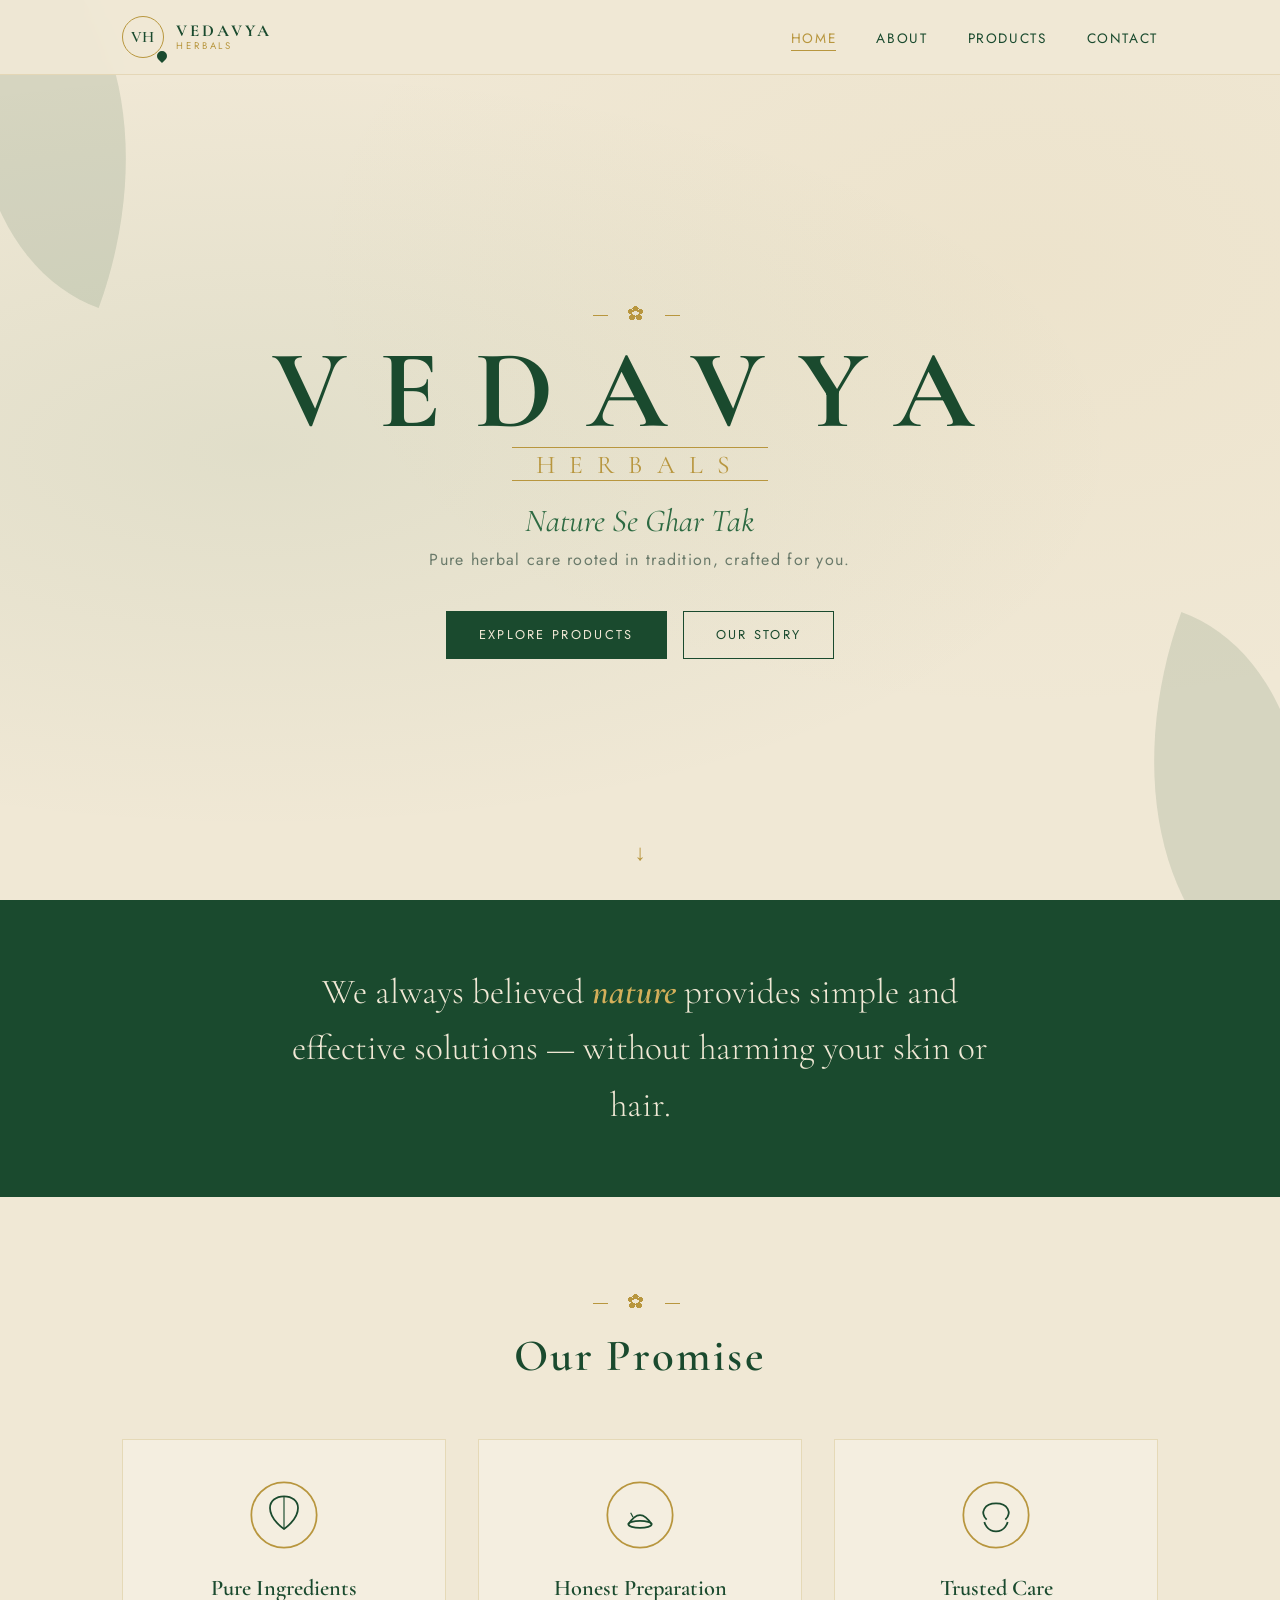
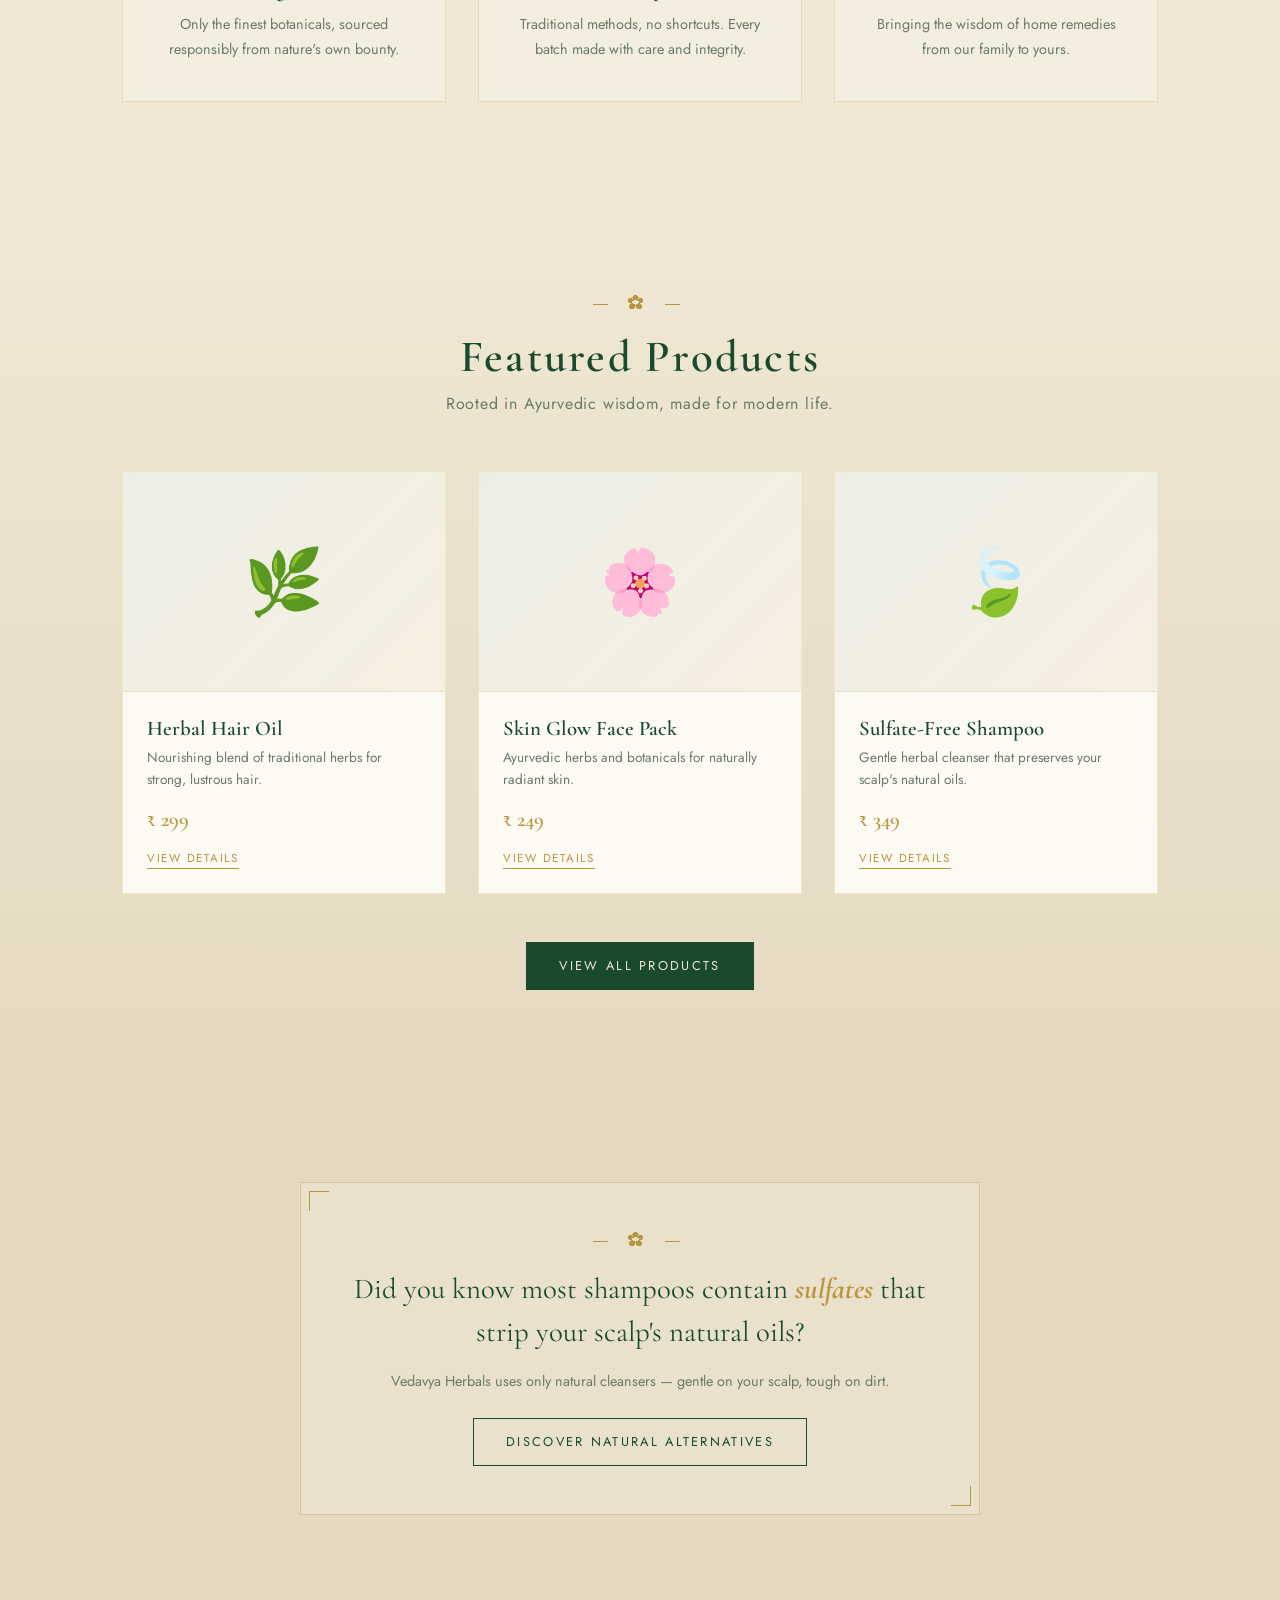
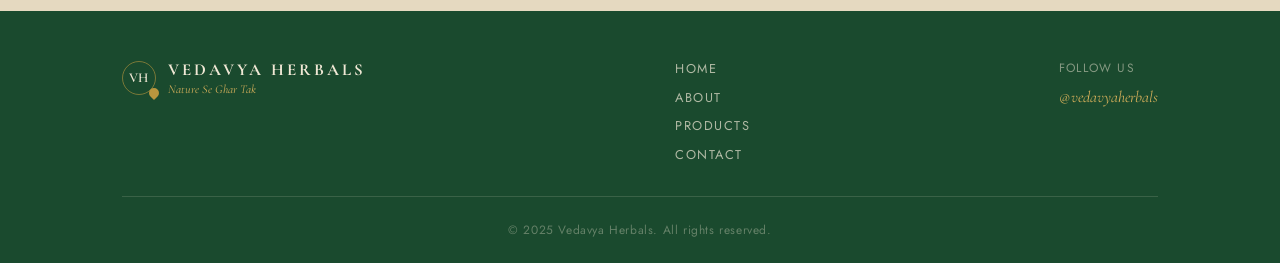
<file: index.html>
<!DOCTYPE html>
<html lang="en">
<head>
  <meta charset="UTF-8" />
  <meta name="viewport" content="width=device-width, initial-scale=1.0"/>
  <title>Vedavya Herbals — Nature Se Ghar Tak</title>
  <link rel="stylesheet" href="css/style.css" />
  <link href="https://fonts.googleapis.com/css2?family=Cormorant+Garamond:ital,wght@0,300;0,400;0,600;0,700;1,400;1,600&family=Jost:wght@300;400;500&display=swap" rel="stylesheet"/>
</head>
<body>

  <!-- NAV -->
  <nav class="nav" id="navbar">
    <div class="nav-inner">
      <a href="index.html" class="nav-logo">
        <div class="logo-mark">VH</div>
        <div class="logo-text">
          <span class="logo-brand">VEDAVYA</span>
          <span class="logo-sub">HERBALS</span>
        </div>
      </a>
      <ul class="nav-links">
        <li><a href="index.html" class="active">Home</a></li>
        <li><a href="pages/about.html">About</a></li>
        <li><a href="pages/products.html">Products</a></li>
        <li><a href="pages/contact.html">Contact</a></li>
      </ul>
      <button class="hamburger" id="hamburger" aria-label="Menu">
        <span></span><span></span><span></span>
      </button>
    </div>
    <div class="mobile-menu" id="mobileMenu">
      <a href="index.html">Home</a>
      <a href="pages/about.html">About</a>
      <a href="pages/products.html">Products</a>
      <a href="pages/contact.html">Contact</a>
    </div>
  </nav>

  <!-- HERO -->
  <section class="hero">
    <div class="hero-bg"></div>
    <div class="leaf leaf-tl"></div>
    <div class="leaf leaf-br"></div>
    <div class="hero-content">
      <div class="ornament">⸻ ✿ ⸻</div>
      <h1 class="hero-title">
        <span class="line1">VEDAVYA</span>
        <span class="line2">HERBALS</span>
      </h1>
      <p class="hero-tagline">Nature Se Ghar Tak</p>
      <p class="hero-sub">Pure herbal care rooted in tradition, crafted for you.</p>
      <div class="hero-cta">
        <a href="pages/products.html" class="btn-primary">Explore Products</a>
        <a href="pages/about.html" class="btn-ghost">Our Story</a>
      </div>
    </div>
    <div class="scroll-hint">↓</div>
  </section>

  <!-- BELIEF BANNER -->
  <section class="belief">
    <div class="container">
      <p class="belief-text">We always believed <em>nature</em> provides simple and effective solutions — without harming your skin or hair.</p>
    </div>
  </section>

  <!-- PILLARS -->
  <section class="pillars">
    <div class="container">
      <div class="section-header">
        <div class="ornament">⸻ ✿ ⸻</div>
        <h2>Our Promise</h2>
      </div>
      <div class="pillars-grid">
        <div class="pillar-card">
          <div class="pillar-icon">
            <svg viewBox="0 0 60 60" fill="none" xmlns="http://www.w3.org/2000/svg">
              <circle cx="30" cy="30" r="28" stroke="#B8963E" stroke-width="1.5"/>
              <path d="M30 42 C30 42 18 34 18 24 C18 18 23 14 30 14 C37 14 42 18 42 24 C42 34 30 42 30 42Z" stroke="#1a4a2e" stroke-width="1.5" fill="none"/>
              <line x1="30" y1="14" x2="30" y2="42" stroke="#1a4a2e" stroke-width="1"/>
            </svg>
          </div>
          <h3>Pure Ingredients</h3>
          <p>Only the finest botanicals, sourced responsibly from nature's own bounty.</p>
        </div>
        <div class="pillar-card">
          <div class="pillar-icon">
            <svg viewBox="0 0 60 60" fill="none" xmlns="http://www.w3.org/2000/svg">
              <circle cx="30" cy="30" r="28" stroke="#B8963E" stroke-width="1.5"/>
              <path d="M20 38 Q30 22 40 38" stroke="#1a4a2e" stroke-width="1.5" fill="none"/>
              <ellipse cx="30" cy="38" rx="10" ry="3" stroke="#1a4a2e" stroke-width="1.5" fill="none"/>
              <line x1="24" y1="32" x2="22" y2="28" stroke="#1a4a2e" stroke-width="1"/>
            </svg>
          </div>
          <h3>Honest Preparation</h3>
          <p>Traditional methods, no shortcuts. Every batch made with care and integrity.</p>
        </div>
        <div class="pillar-card">
          <div class="pillar-icon">
            <svg viewBox="0 0 60 60" fill="none" xmlns="http://www.w3.org/2000/svg">
              <circle cx="30" cy="30" r="28" stroke="#B8963E" stroke-width="1.5"/>
              <path d="M20 36 C20 36 22 44 30 44 C38 44 40 36 40 36" stroke="#1a4a2e" stroke-width="1.5" fill="none"/>
              <path d="M22 34 C16 28 20 20 30 20 C40 20 44 28 38 34" stroke="#1a4a2e" stroke-width="1.5" fill="none"/>
            </svg>
          </div>
          <h3>Trusted Care</h3>
          <p>Bringing the wisdom of home remedies from our family to yours.</p>
        </div>
      </div>
    </div>
  </section>

  <!-- FEATURED PRODUCTS -->
  <section class="featured">
    <div class="container">
      <div class="section-header">
        <div class="ornament">⸻ ✿ ⸻</div>
        <h2>Featured Products</h2>
        <p class="section-sub">Rooted in Ayurvedic wisdom, made for modern life.</p>
      </div>
      <div class="products-grid">
        <div class="product-card">
          <div class="product-img placeholder-img">
            <span>🌿</span>
          </div>
          <div class="product-info">
            <h4>Herbal Hair Oil</h4>
            <p>Nourishing blend of traditional herbs for strong, lustrous hair.</p>
            <span class="price">₹ 299</span>
            <a href="pages/products.html" class="btn-small">View Details</a>
          </div>
        </div>
        <div class="product-card">
          <div class="product-img placeholder-img">
            <span>🌸</span>
          </div>
          <div class="product-info">
            <h4>Skin Glow Face Pack</h4>
            <p>Ayurvedic herbs and botanicals for naturally radiant skin.</p>
            <span class="price">₹ 249</span>
            <a href="pages/products.html" class="btn-small">View Details</a>
          </div>
        </div>
        <div class="product-card">
          <div class="product-img placeholder-img">
            <span>🍃</span>
          </div>
          <div class="product-info">
            <h4>Sulfate-Free Shampoo</h4>
            <p>Gentle herbal cleanser that preserves your scalp's natural oils.</p>
            <span class="price">₹ 349</span>
            <a href="pages/products.html" class="btn-small">View Details</a>
          </div>
        </div>
      </div>
      <div class="center-cta">
        <a href="pages/products.html" class="btn-primary">View All Products</a>
      </div>
    </div>
  </section>

  <!-- DID YOU KNOW -->
  <section class="didyouknow">
    <div class="container">
      <div class="dyk-box">
        <div class="ornament">⸻ ✿ ⸻</div>
        <p class="dyk-text">Did you know most shampoos contain <em>sulfates</em> that strip your scalp's natural oils?</p>
        <p class="dyk-answer">Vedavya Herbals uses only natural cleansers — gentle on your scalp, tough on dirt.</p>
        <a href="pages/products.html" class="btn-ghost">Discover Natural Alternatives</a>
      </div>
    </div>
  </section>

  <!-- FOOTER -->
  <footer class="footer">
    <div class="container">
      <div class="footer-top">
        <div class="footer-brand">
          <div class="logo-mark small">VH</div>
          <div>
            <span class="logo-brand">VEDAVYA HERBALS</span>
            <span class="tagline-small">Nature Se Ghar Tak</span>
          </div>
        </div>
        <div class="footer-links">
          <a href="index.html">Home</a>
          <a href="pages/about.html">About</a>
          <a href="pages/products.html">Products</a>
          <a href="pages/contact.html">Contact</a>
        </div>
        <div class="footer-social">
          <p>Follow us</p>
          <a href="#" class="social-handle">@vedavyaherbals</a>
        </div>
      </div>
      <div class="footer-bottom">
        <p>© 2025 Vedavya Herbals. All rights reserved.</p>
      </div>
    </div>
  </footer>

  <script src="js/main.js"></script>
</body>
</html>
</file>
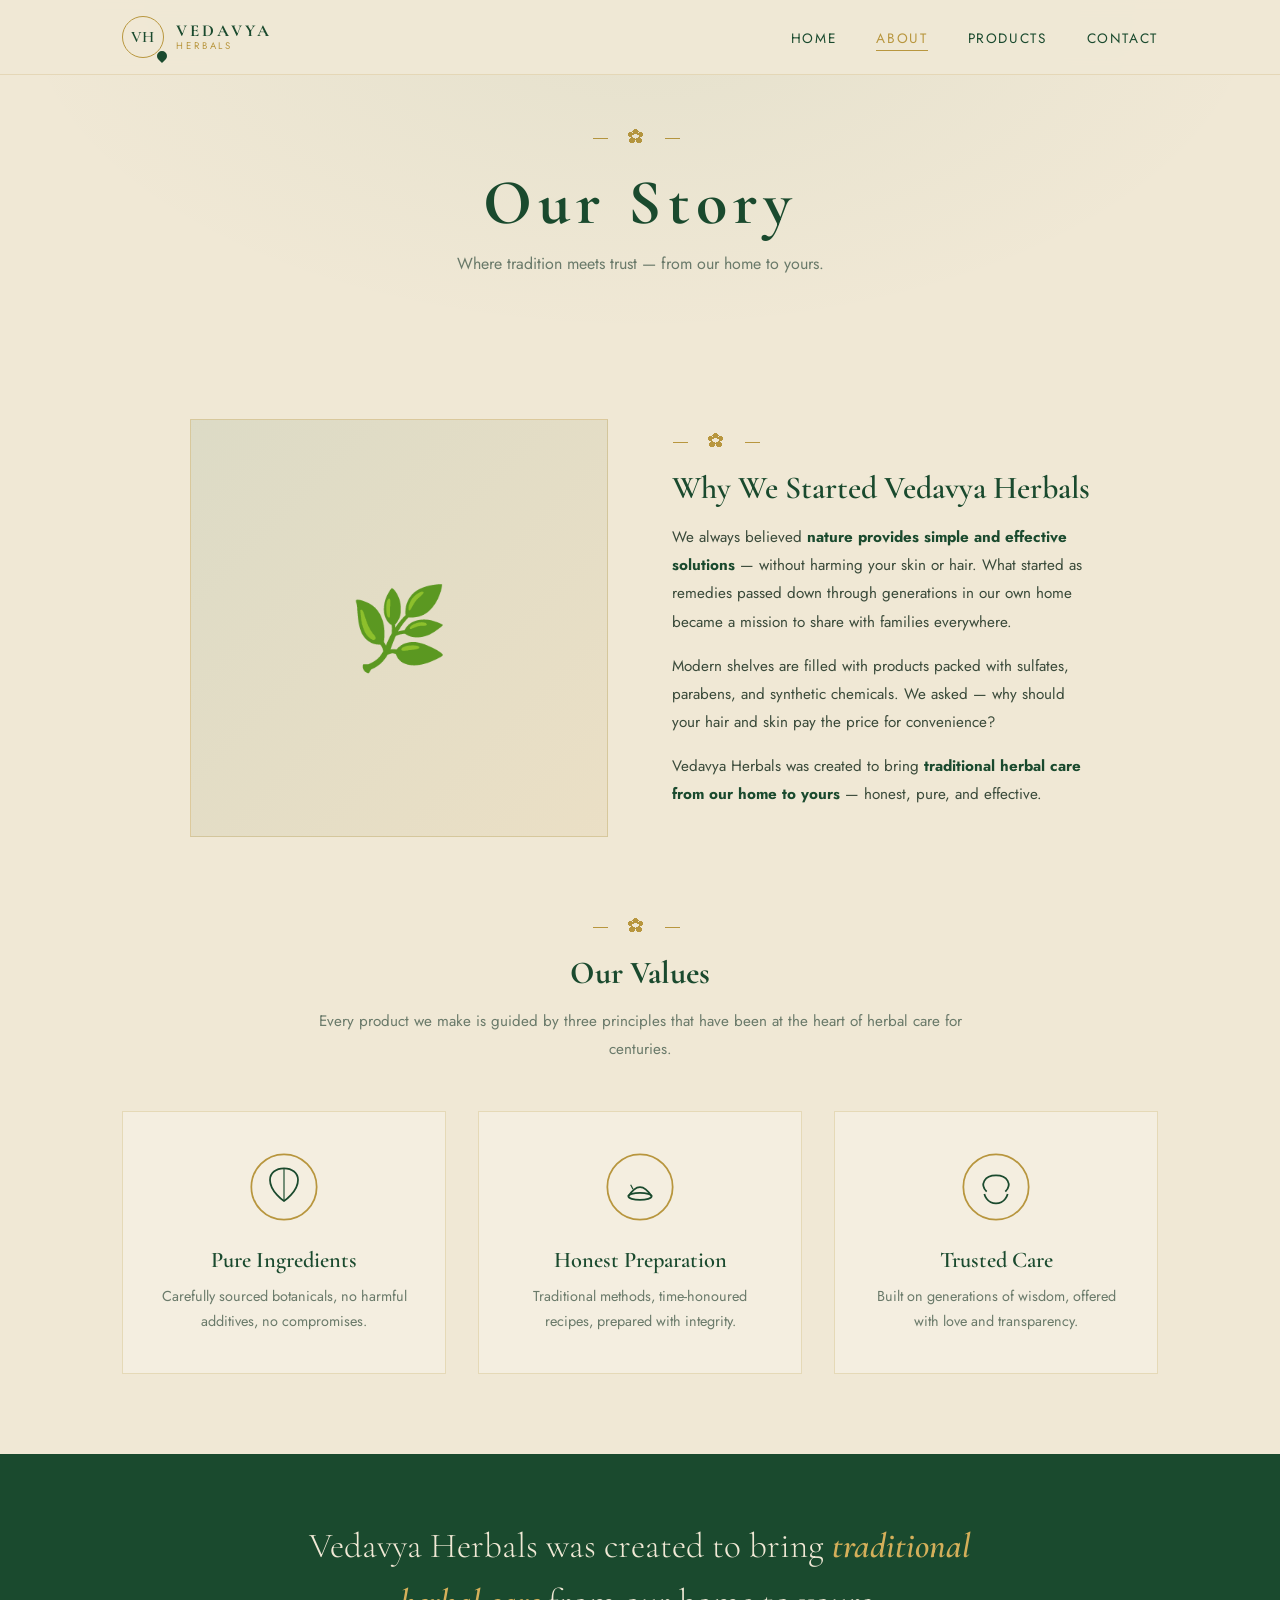
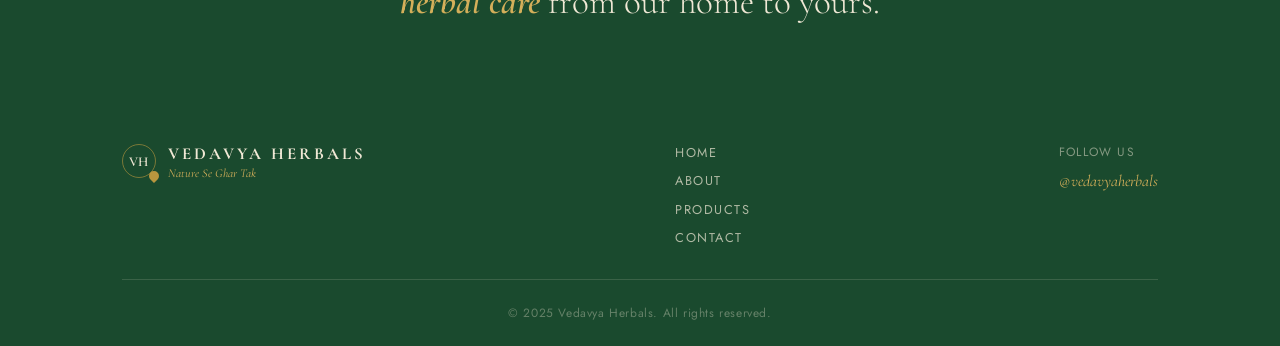
<file: pages/about.html>
<!DOCTYPE html>
<html lang="en">
<head>
  <meta charset="UTF-8"/>
  <meta name="viewport" content="width=device-width, initial-scale=1.0"/>
  <title>About — Vedavya Herbals</title>
  <link rel="stylesheet" href="../css/style.css"/>
  <link href="https://fonts.googleapis.com/css2?family=Cormorant+Garamond:ital,wght@0,300;0,400;0,600;0,700;1,400;1,600&family=Jost:wght@300;400;500&display=swap" rel="stylesheet"/>
</head>
<body>

  <nav class="nav" id="navbar">
    <div class="nav-inner">
      <a href="../index.html" class="nav-logo">
        <div class="logo-mark">VH</div>
        <div class="logo-text">
          <span class="logo-brand">VEDAVYA</span>
          <span class="logo-sub">HERBALS</span>
        </div>
      </a>
      <ul class="nav-links">
        <li><a href="../index.html">Home</a></li>
        <li><a href="about.html" class="active">About</a></li>
        <li><a href="products.html">Products</a></li>
        <li><a href="contact.html">Contact</a></li>
      </ul>
      <button class="hamburger" id="hamburger"><span></span><span></span><span></span></button>
    </div>
    <div class="mobile-menu" id="mobileMenu">
      <a href="../index.html">Home</a>
      <a href="about.html">About</a>
      <a href="products.html">Products</a>
      <a href="contact.html">Contact</a>
    </div>
  </nav>

  <section class="page-hero">
    <div class="ornament">⸻ ✿ ⸻</div>
    <h1>Our Story</h1>
    <p>Where tradition meets trust — from our home to yours.</p>
  </section>

  <section class="about-story">
    <div class="container">
      <div class="about-grid reveal">
        <div class="about-img-placeholder">🌿</div>
        <div class="about-text">
          <div class="ornament">⸻ ✿ ⸻</div>
          <h2>Why We Started Vedavya Herbals</h2>
          <p>We always believed <strong>nature provides simple and effective solutions</strong> — without harming your skin or hair. What started as remedies passed down through generations in our own home became a mission to share with families everywhere.</p>
          <p>Modern shelves are filled with products packed with sulfates, parabens, and synthetic chemicals. We asked — why should your hair and skin pay the price for convenience?</p>
          <p>Vedavya Herbals was created to bring <strong>traditional herbal care from our home to yours</strong> — honest, pure, and effective.</p>
        </div>
      </div>

      <div style="max-width:700px; margin: 5rem auto 0; text-align:center;" class="reveal">
        <div class="ornament">⸻ ✿ ⸻</div>
        <h2 style="font-family:var(--font-display); font-size:2rem; color:var(--green-deep); margin-bottom:1rem;">Our Values</h2>
        <p style="color:var(--text-light); font-size:0.95rem; line-height:1.8;">Every product we make is guided by three principles that have been at the heart of herbal care for centuries.</p>
      </div>

      <div class="pillars-grid reveal" style="margin-top: 3rem;">
        <div class="pillar-card">
          <div class="pillar-icon">
            <svg viewBox="0 0 60 60" fill="none" xmlns="http://www.w3.org/2000/svg">
              <circle cx="30" cy="30" r="28" stroke="#B8963E" stroke-width="1.5"/>
              <path d="M30 42 C30 42 18 34 18 24 C18 18 23 14 30 14 C37 14 42 18 42 24 C42 34 30 42 30 42Z" stroke="#1a4a2e" stroke-width="1.5" fill="none"/>
              <line x1="30" y1="14" x2="30" y2="42" stroke="#1a4a2e" stroke-width="1"/>
            </svg>
          </div>
          <h3>Pure Ingredients</h3>
          <p>Carefully sourced botanicals, no harmful additives, no compromises.</p>
        </div>
        <div class="pillar-card">
          <div class="pillar-icon">
            <svg viewBox="0 0 60 60" fill="none" xmlns="http://www.w3.org/2000/svg">
              <circle cx="30" cy="30" r="28" stroke="#B8963E" stroke-width="1.5"/>
              <path d="M20 38 Q30 22 40 38" stroke="#1a4a2e" stroke-width="1.5" fill="none"/>
              <ellipse cx="30" cy="38" rx="10" ry="3" stroke="#1a4a2e" stroke-width="1.5" fill="none"/>
              <line x1="24" y1="32" x2="22" y2="28" stroke="#1a4a2e" stroke-width="1"/>
            </svg>
          </div>
          <h3>Honest Preparation</h3>
          <p>Traditional methods, time-honoured recipes, prepared with integrity.</p>
        </div>
        <div class="pillar-card">
          <div class="pillar-icon">
            <svg viewBox="0 0 60 60" fill="none" xmlns="http://www.w3.org/2000/svg">
              <circle cx="30" cy="30" r="28" stroke="#B8963E" stroke-width="1.5"/>
              <path d="M20 36 C20 36 22 44 30 44 C38 44 40 36 40 36" stroke="#1a4a2e" stroke-width="1.5" fill="none"/>
              <path d="M22 34 C16 28 20 20 30 20 C40 20 44 28 38 34" stroke="#1a4a2e" stroke-width="1.5" fill="none"/>
            </svg>
          </div>
          <h3>Trusted Care</h3>
          <p>Built on generations of wisdom, offered with love and transparency.</p>
        </div>
      </div>
    </div>
  </section>

  <section class="belief">
    <div class="container">
      <p class="belief-text">Vedavya Herbals was created to bring <em>traditional herbal care</em> from our home to yours.</p>
    </div>
  </section>

  <footer class="footer">
    <div class="container">
      <div class="footer-top">
        <div class="footer-brand">
          <div class="logo-mark small">VH</div>
          <div>
            <span class="logo-brand">VEDAVYA HERBALS</span>
            <span class="tagline-small">Nature Se Ghar Tak</span>
          </div>
        </div>
        <div class="footer-links">
          <a href="../index.html">Home</a>
          <a href="about.html">About</a>
          <a href="products.html">Products</a>
          <a href="contact.html">Contact</a>
        </div>
        <div class="footer-social">
          <p>Follow us</p>
          <a href="#" class="social-handle">@vedavyaherbals</a>
        </div>
      </div>
      <div class="footer-bottom">
        <p>© 2025 Vedavya Herbals. All rights reserved.</p>
      </div>
    </div>
  </footer>

  <script src="../js/main.js"></script>
</body>
</html>
</file>
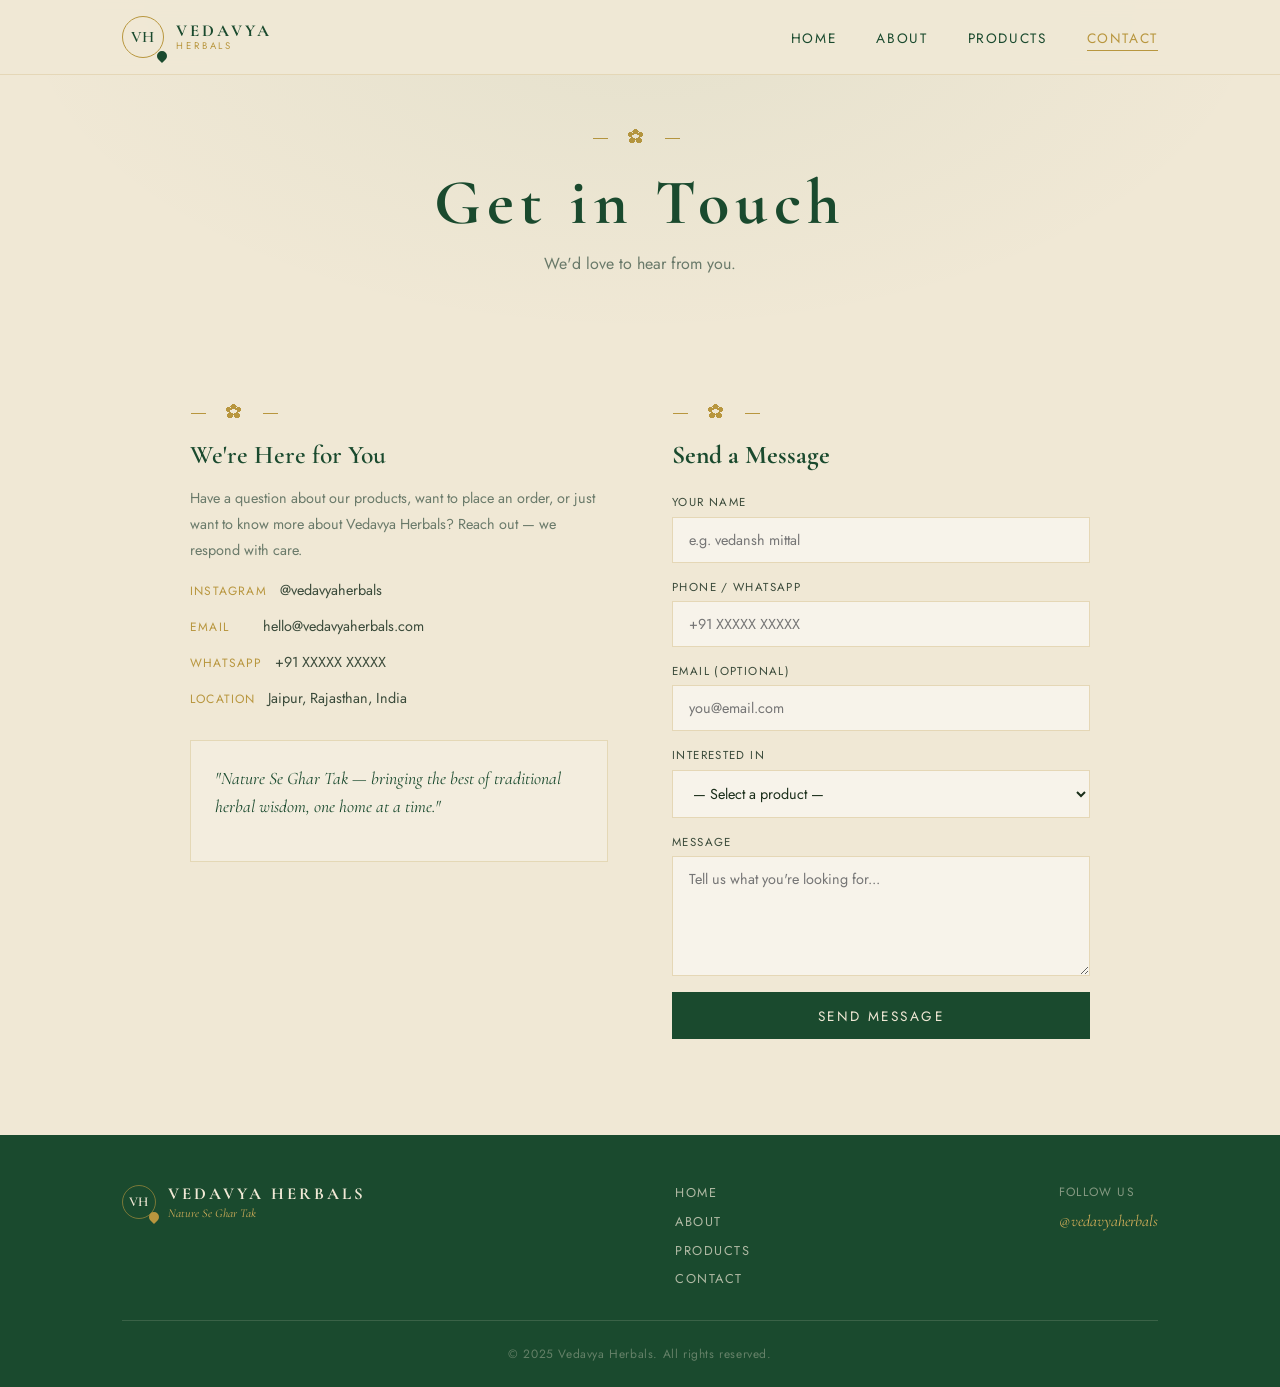
<file: pages/contact.html>
<!DOCTYPE html>
<html lang="en">
<head>
  <meta charset="UTF-8"/>
  <meta name="viewport" content="width=device-width, initial-scale=1.0"/>
  <title>Contact — Vedavya Herbals</title>
  <link rel="stylesheet" href="../css/style.css"/>
  <link href="https://fonts.googleapis.com/css2?family=Cormorant+Garamond:ital,wght@0,300;0,400;0,600;0,700;1,400;1,600&family=Jost:wght@300;400;500&display=swap" rel="stylesheet"/>
</head>
<body>

  <nav class="nav" id="navbar">
    <div class="nav-inner">
      <a href="../index.html" class="nav-logo">
        <div class="logo-mark">VH</div>
        <div class="logo-text">
          <span class="logo-brand">VEDAVYA</span>
          <span class="logo-sub">HERBALS</span>
        </div>
      </a>
      <ul class="nav-links">
        <li><a href="../index.html">Home</a></li>
        <li><a href="about.html">About</a></li>
        <li><a href="products.html">Products</a></li>
        <li><a href="contact.html" class="active">Contact</a></li>
      </ul>
      <button class="hamburger" id="hamburger"><span></span><span></span><span></span></button>
    </div>
    <div class="mobile-menu" id="mobileMenu">
      <a href="../index.html">Home</a>
      <a href="about.html">About</a>
      <a href="products.html">Products</a>
      <a href="contact.html">Contact</a>
    </div>
  </nav>

  <section class="page-hero">
    <div class="ornament">⸻ ✿ ⸻</div>
    <h1>Get in Touch</h1>
    <p>We'd love to hear from you.</p>
  </section>

  <section class="contact-section">
    <div class="container">
      <div class="contact-grid reveal">

        <div class="contact-info">
          <div class="ornament">⸻ ✿ ⸻</div>
          <h3>We're Here for You</h3>
          <p>Have a question about our products, want to place an order, or just want to know more about Vedavya Herbals? Reach out — we respond with care.</p>

          <div class="contact-detail">
            <span class="label">Instagram</span>
            <span class="value">@vedavyaherbals</span>
          </div>
          <div class="contact-detail">
            <span class="label">Email</span>
            <span class="value">hello@vedavyaherbals.com</span>
          </div>
          <div class="contact-detail">
            <span class="label">WhatsApp</span>
            <span class="value">+91 XXXXX XXXXX</span>
          </div>
          <div class="contact-detail">
            <span class="label">Location</span>
            <span class="value">Jaipur, Rajasthan, India</span>
          </div>

          <div style="margin-top: 2rem; padding: 1.5rem; border: 1px solid rgba(184,150,62,0.25); background: rgba(255,255,255,0.2);">
            <p style="font-family:var(--font-display); font-style:italic; font-size:1.1rem; color:var(--green-deep); line-height:1.6;">"Nature Se Ghar Tak — bringing the best of traditional herbal wisdom, one home at a time."</p>
          </div>
        </div>

        <div>
          <div class="ornament">⸻ ✿ ⸻</div>
          <h3 style="font-family:var(--font-display); font-size:1.6rem; color:var(--green-deep); margin-bottom:1.5rem;">Send a Message</h3>

          <form class="contact-form" id="contactForm" action="https://formspree.io/f/xpqngyod" method="POST">
            <div class="form-group">
              <label for="name">Your Name</label>
              <input type="text" id="name" name="name" placeholder="e.g. vedansh mittal" required/>
            </div>
            <div class="form-group">
              <label for="phone">Phone / WhatsApp</label>
              <input type="tel" id="phone" name="phone" placeholder="+91 XXXXX XXXXX" required/>
            </div>
            <div class="form-group">
              <label for="email">Email (optional)</label>
              <input type="email" id="email" name="email" placeholder="you@email.com"/>
            </div>
            <div class="form-group">
              <label for="product">Interested In</label>
              <select id="product" name="product">
                <option value="">— Select a product —</option>
                <option>Herbal Hair Oil</option>
                <option>Sulfate-Free Shampoo</option>
                <option>Hair Growth Mask</option>
                <option>Skin Glow Face Pack</option>
                <option>Ubtan Scrub</option>
                <option>Aloe Vera Gel</option>
                <option>General Enquiry</option>
              </select>
            </div>
            <div class="form-group">
              <label for="message">Message</label>
              <textarea id="message" name="message" placeholder="Tell us what you're looking for..."></textarea>
            </div>
            <button type="submit" class="btn-primary" style="border:none; cursor:pointer; width:100%; font-size:0.85rem;">Send Message</button>
            <div id="successMsg" style="display:none; text-align:center; padding:1rem; background:rgba(45,106,66,0.1); border:1px solid rgba(45,106,66,0.3); color:var(--green-deep); font-family:var(--font-display); font-style:italic; font-size:1rem;">
              ✿ Thank you! We'll be in touch soon.
            </div>
          </form>
        </div>

      </div>
    </div>
  </section>

  <footer class="footer">
    <div class="container">
      <div class="footer-top">
        <div class="footer-brand">
          <div class="logo-mark small">VH</div>
          <div>
            <span class="logo-brand">VEDAVYA HERBALS</span>
            <span class="tagline-small">Nature Se Ghar Tak</span>
          </div>
        </div>
        <div class="footer-links">
          <a href="../index.html">Home</a>
          <a href="about.html">About</a>
          <a href="products.html">Products</a>
          <a href="contact.html">Contact</a>
        </div>
        <div class="footer-social">
          <p>Follow us</p>
          <a href="https://www.instagram.com/vedavya.herbals?utm_source=ig_web_button_share_sheet&igsh=ZDNlZDc0MzIxNw==" class="social-handle">@vedavyaherbals</a>
        </div>
      </div>
      <div class="footer-bottom">
        <p>© 2025 Vedavya Herbals. All rights reserved.</p>
      </div>
    </div>
  </footer>

  <script src="../js/main.js"></script>
  <script>
    const form = document.getElementById('contactForm');
    form.addEventListener('submit', async function(e) {
      e.preventDefault();
      const data = new FormData(form);
      const response = await fetch(form.action, {
        method: 'POST',
        body: data,
        headers: { 'Accept': 'application/json' }
      });
      if (response.ok) {
        form.reset();
        document.getElementById('successMsg').style.display = 'block';
      } else {
        alert('Something went wrong. Please try again.');
      }
    });
  </script>
</body>
</html>
</file>
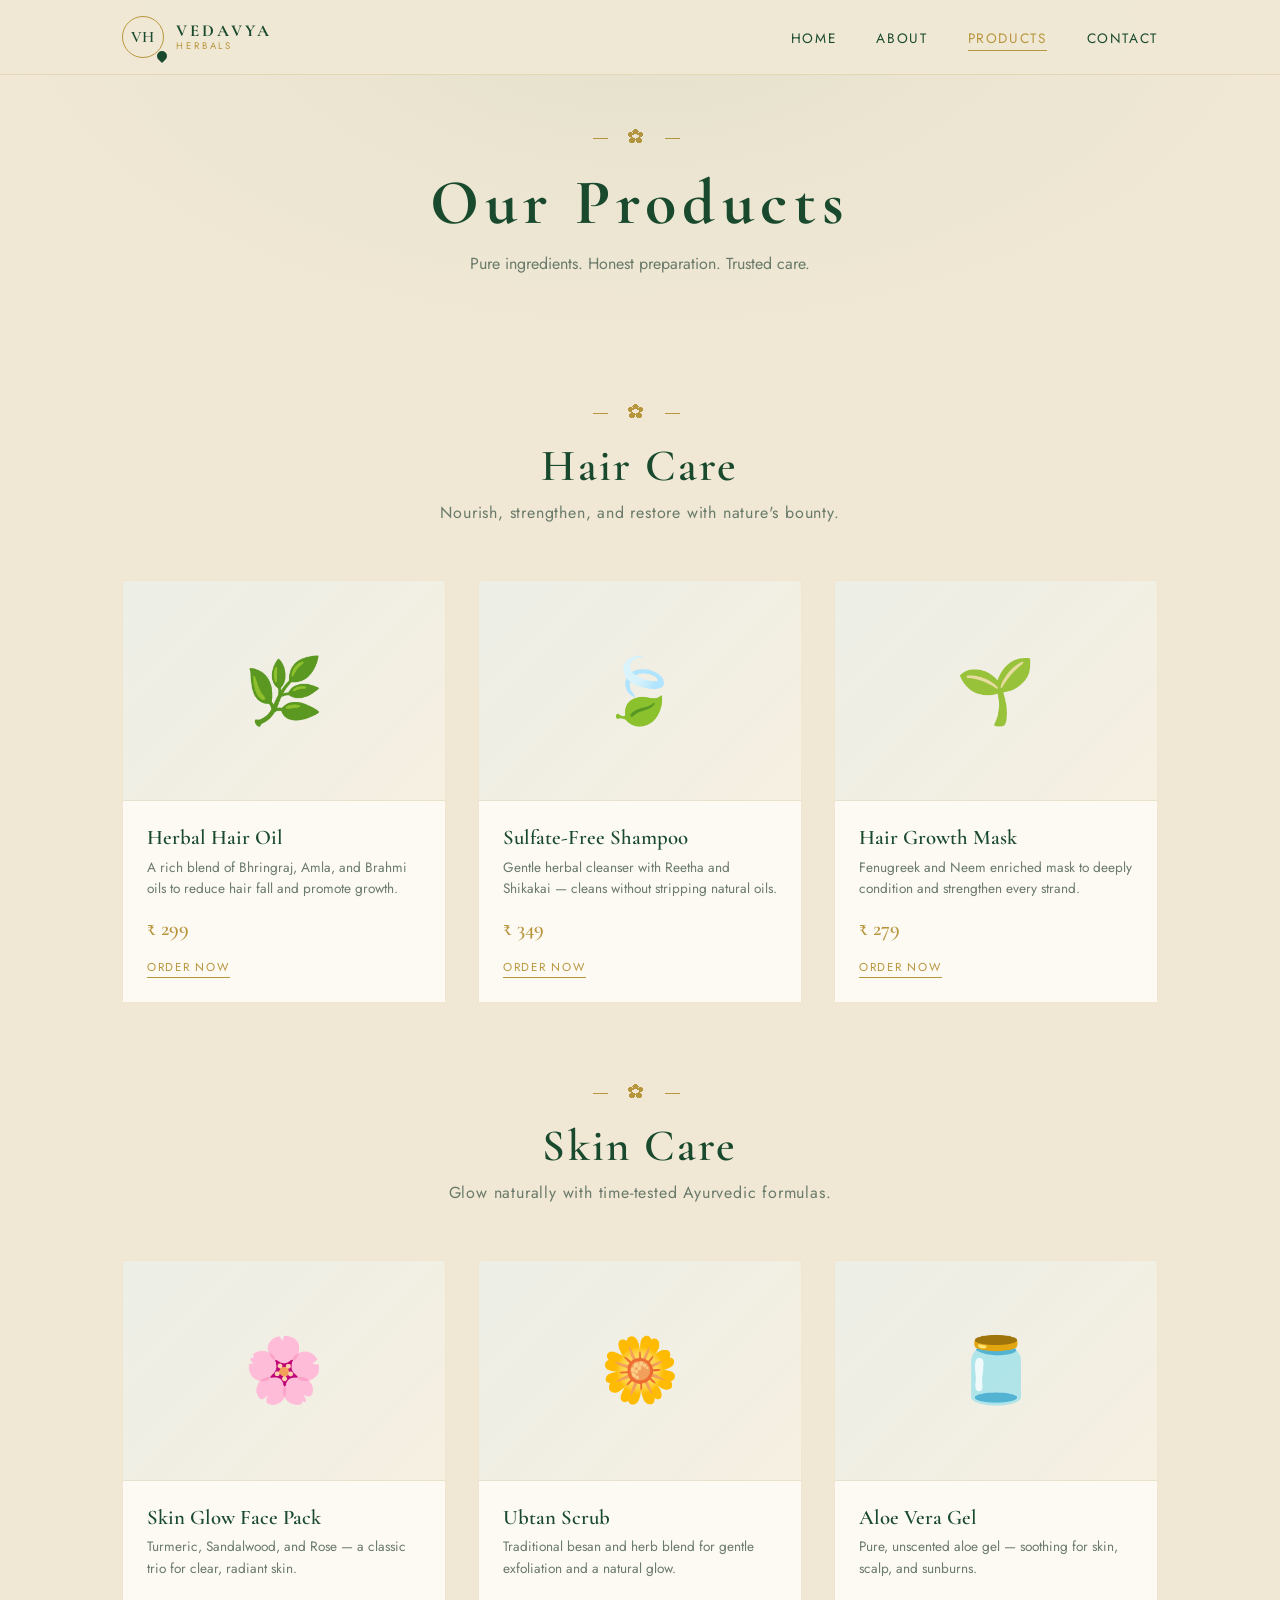
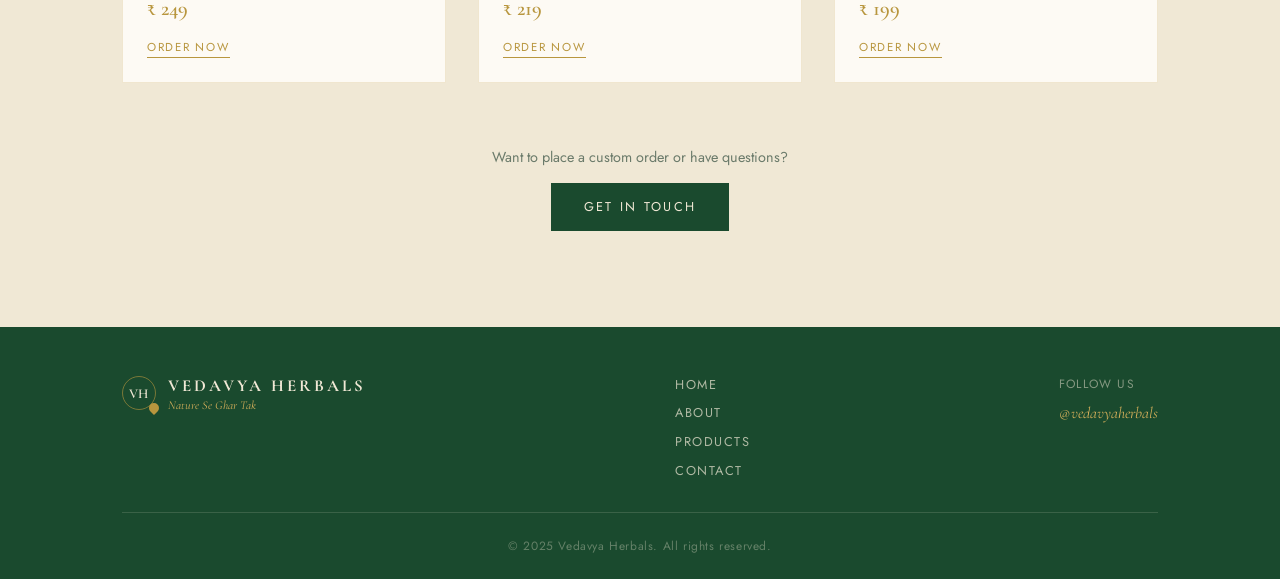
<file: pages/products.html>
<!DOCTYPE html>
<html lang="en">
<head>
  <meta charset="UTF-8"/>
  <meta name="viewport" content="width=device-width, initial-scale=1.0"/>
  <title>Products — Vedavya Herbals</title>
  <link rel="stylesheet" href="../css/style.css"/>
  <link href="https://fonts.googleapis.com/css2?family=Cormorant+Garamond:ital,wght@0,300;0,400;0,600;0,700;1,400;1,600&family=Jost:wght@300;400;500&display=swap" rel="stylesheet"/>
</head>
<body>

  <nav class="nav" id="navbar">
    <div class="nav-inner">
      <a href="../index.html" class="nav-logo">
        <div class="logo-mark">VH</div>
        <div class="logo-text">
          <span class="logo-brand">VEDAVYA</span>
          <span class="logo-sub">HERBALS</span>
        </div>
      </a>
      <ul class="nav-links">
        <li><a href="../index.html">Home</a></li>
        <li><a href="about.html">About</a></li>
        <li><a href="products.html" class="active">Products</a></li>
        <li><a href="contact.html">Contact</a></li>
      </ul>
      <button class="hamburger" id="hamburger"><span></span><span></span><span></span></button>
    </div>
    <div class="mobile-menu" id="mobileMenu">
      <a href="../index.html">Home</a>
      <a href="about.html">About</a>
      <a href="products.html">Products</a>
      <a href="contact.html">Contact</a>
    </div>
  </nav>

  <section class="page-hero">
    <div class="ornament">⸻ ✿ ⸻</div>
    <h1>Our Products</h1>
    <p>Pure ingredients. Honest preparation. Trusted care.</p>
  </section>

  <section class="products-section">
    <div class="container">

      <!-- Hair Care Category -->
      <div class="section-header reveal">
        <div class="ornament">⸻ ✿ ⸻</div>
        <h2>Hair Care</h2>
        <p class="section-sub">Nourish, strengthen, and restore with nature's bounty.</p>
      </div>

      <div class="products-full-grid reveal">
        <div class="product-card">
          <div class="product-img placeholder-img"><span>🌿</span></div>
          <div class="product-info">
            <h4>Herbal Hair Oil</h4>
            <p>A rich blend of Bhringraj, Amla, and Brahmi oils to reduce hair fall and promote growth.</p>
            <span class="price">₹ 299</span>
            <a href="contact.html" class="btn-small">Order Now</a>
          </div>
        </div>
        <div class="product-card">
          <div class="product-img placeholder-img"><span>🍃</span></div>
          <div class="product-info">
            <h4>Sulfate-Free Shampoo</h4>
            <p>Gentle herbal cleanser with Reetha and Shikakai — cleans without stripping natural oils.</p>
            <span class="price">₹ 349</span>
            <a href="contact.html" class="btn-small">Order Now</a>
          </div>
        </div>
        <div class="product-card">
          <div class="product-img placeholder-img"><span>🌱</span></div>
          <div class="product-info">
            <h4>Hair Growth Mask</h4>
            <p>Fenugreek and Neem enriched mask to deeply condition and strengthen every strand.</p>
            <span class="price">₹ 279</span>
            <a href="contact.html" class="btn-small">Order Now</a>
          </div>
        </div>
      </div>

      <div style="margin: 5rem 0 0;"></div>

      <!-- Skin Care Category -->
      <div class="section-header reveal">
        <div class="ornament">⸻ ✿ ⸻</div>
        <h2>Skin Care</h2>
        <p class="section-sub">Glow naturally with time-tested Ayurvedic formulas.</p>
      </div>

      <div class="products-full-grid reveal">
        <div class="product-card">
          <div class="product-img placeholder-img"><span>🌸</span></div>
          <div class="product-info">
            <h4>Skin Glow Face Pack</h4>
            <p>Turmeric, Sandalwood, and Rose — a classic trio for clear, radiant skin.</p>
            <span class="price">₹ 249</span>
            <a href="contact.html" class="btn-small">Order Now</a>
          </div>
        </div>
        <div class="product-card">
          <div class="product-img placeholder-img"><span>🌼</span></div>
          <div class="product-info">
            <h4>Ubtan Scrub</h4>
            <p>Traditional besan and herb blend for gentle exfoliation and a natural glow.</p>
            <span class="price">₹ 219</span>
            <a href="contact.html" class="btn-small">Order Now</a>
          </div>
        </div>
        <div class="product-card">
          <div class="product-img placeholder-img"><span>🫙</span></div>
          <div class="product-info">
            <h4>Aloe Vera Gel</h4>
            <p>Pure, unscented aloe gel — soothing for skin, scalp, and sunburns.</p>
            <span class="price">₹ 199</span>
            <a href="contact.html" class="btn-small">Order Now</a>
          </div>
        </div>
      </div>

      <div class="center-cta reveal" style="margin-top: 4rem;">
        <p style="color:var(--text-light); font-size:0.9rem; margin-bottom:1rem;">Want to place a custom order or have questions?</p>
        <a href="contact.html" class="btn-primary">Get in Touch</a>
      </div>
    </div>
  </section>

  <footer class="footer">
    <div class="container">
      <div class="footer-top">
        <div class="footer-brand">
          <div class="logo-mark small">VH</div>
          <div>
            <span class="logo-brand">VEDAVYA HERBALS</span>
            <span class="tagline-small">Nature Se Ghar Tak</span>
          </div>
        </div>
        <div class="footer-links">
          <a href="../index.html">Home</a>
          <a href="about.html">About</a>
          <a href="products.html">Products</a>
          <a href="contact.html">Contact</a>
        </div>
        <div class="footer-social">
          <p>Follow us</p>
          <a href="#" class="social-handle">@vedavyaherbals</a>
        </div>
      </div>
      <div class="footer-bottom">
        <p>© 2025 Vedavya Herbals. All rights reserved.</p>
      </div>
    </div>
  </footer>

  <script src="../js/main.js"></script>
</body>
</html>
</file>
<file: css/style.css>
/* ===========================
   VEDAVYA HERBALS — CSS
   =========================== */

:root {
  --parchment: #f0e8d5;
  --parchment-dark: #e5d9c0;
  --green-deep: #1a4a2e;
  --green-mid: #2d6a42;
  --gold: #B8963E;
  --gold-light: #d4af5a;
  --text-dark: #1a2e1a;
  --text-mid: #3a4a3a;
  --text-light: #6a7a6a;
  --white: #fdfaf4;

  --font-display: 'Cormorant Garamond', Georgia, serif;
  --font-body: 'Jost', sans-serif;

  --radius: 4px;
  --shadow: 0 4px 30px rgba(26,74,46,0.10);
  --transition: 0.3s ease;
}

*, *::before, *::after { box-sizing: border-box; margin: 0; padding: 0; }

html { scroll-behavior: smooth; }

body {
  font-family: var(--font-body);
  background: var(--parchment);
  color: var(--text-dark);
  overflow-x: hidden;
}

/* ---- UTILITIES ---- */
.container { max-width: 1100px; margin: 0 auto; padding: 0 2rem; }

.ornament {
  font-family: var(--font-display);
  color: var(--gold);
  font-size: 1rem;
  letter-spacing: 0.5em;
  margin-bottom: 1rem;
  display: block;
}

.section-header {
  text-align: center;
  margin-bottom: 3.5rem;
}

.section-header h2 {
  font-family: var(--font-display);
  font-size: clamp(2rem, 4vw, 2.8rem);
  font-weight: 600;
  color: var(--green-deep);
  letter-spacing: 0.05em;
}

.section-sub {
  font-family: var(--font-body);
  color: var(--text-light);
  font-size: 1rem;
  margin-top: 0.5rem;
  letter-spacing: 0.05em;
}

/* ---- NAVBAR ---- */
.nav {
  position: fixed;
  top: 0; left: 0; right: 0;
  z-index: 999;
  background: rgba(240, 232, 213, 0.95);
  backdrop-filter: blur(10px);
  border-bottom: 1px solid rgba(184, 150, 62, 0.2);
  transition: box-shadow var(--transition);
}

.nav.scrolled { box-shadow: 0 2px 20px rgba(26,74,46,0.12); }

.nav-inner {
  max-width: 1100px;
  margin: 0 auto;
  padding: 1rem 2rem;
  display: flex;
  align-items: center;
  justify-content: space-between;
}

.nav-logo {
  display: flex;
  align-items: center;
  gap: 0.75rem;
  text-decoration: none;
}

.logo-mark {
  width: 42px; height: 42px;
  border: 1.5px solid var(--gold);
  border-radius: 50%;
  display: flex;
  align-items: center;
  justify-content: center;
  font-family: var(--font-display);
  font-size: 1rem;
  font-weight: 600;
  color: var(--green-deep);
  letter-spacing: 0.05em;
  position: relative;
}

.logo-mark::after {
  content: '';
  position: absolute;
  bottom: -4px;
  right: -4px;
  width: 10px;
  height: 10px;
  background: var(--green-deep);
  border-radius: 50% 50% 50% 0;
  transform: rotate(-45deg);
}

.logo-mark.small { width: 34px; height: 34px; font-size: 0.85rem; }

.logo-text {
  display: flex;
  flex-direction: column;
  line-height: 1;
}

.logo-brand {
  font-family: var(--font-display);
  font-size: 1.05rem;
  font-weight: 700;
  color: var(--green-deep);
  letter-spacing: 0.18em;
}

.logo-sub {
  font-family: var(--font-body);
  font-size: 0.6rem;
  letter-spacing: 0.3em;
  color: var(--gold);
  margin-top: 2px;
}

.nav-links {
  list-style: none;
  display: flex;
  gap: 2.5rem;
}

.nav-links a {
  font-family: var(--font-body);
  font-size: 0.85rem;
  letter-spacing: 0.12em;
  text-transform: uppercase;
  color: var(--green-deep);
  text-decoration: none;
  position: relative;
  padding-bottom: 3px;
  transition: color var(--transition);
}

.nav-links a::after {
  content: '';
  position: absolute;
  bottom: 0; left: 0;
  width: 0; height: 1px;
  background: var(--gold);
  transition: width var(--transition);
}

.nav-links a:hover::after, .nav-links a.active::after { width: 100%; }
.nav-links a.active { color: var(--gold); }

.hamburger {
  display: none;
  flex-direction: column;
  gap: 5px;
  background: none;
  border: none;
  cursor: pointer;
  padding: 4px;
}

.hamburger span {
  display: block;
  width: 24px;
  height: 1.5px;
  background: var(--green-deep);
  transition: var(--transition);
}

.mobile-menu {
  display: none;
  flex-direction: column;
  background: var(--parchment);
  border-top: 1px solid rgba(184,150,62,0.2);
  padding: 1rem 2rem;
}

.mobile-menu a {
  font-family: var(--font-body);
  font-size: 0.9rem;
  letter-spacing: 0.1em;
  text-transform: uppercase;
  color: var(--green-deep);
  text-decoration: none;
  padding: 0.7rem 0;
  border-bottom: 1px solid rgba(184,150,62,0.1);
}

.mobile-menu.open { display: flex; }

/* ---- HERO ---- */
.hero {
  min-height: 100vh;
  display: flex;
  align-items: center;
  justify-content: center;
  text-align: center;
  position: relative;
  overflow: hidden;
  padding: 8rem 2rem 4rem;
}

.hero-bg {
  position: absolute;
  inset: 0;
  background:
    radial-gradient(ellipse at 20% 50%, rgba(45,106,66,0.08) 0%, transparent 60%),
    radial-gradient(ellipse at 80% 30%, rgba(184,150,62,0.06) 0%, transparent 50%),
    var(--parchment);
}

/* Decorative leaf shapes using CSS */
.leaf {
  position: absolute;
  width: 220px;
  height: 320px;
  opacity: 0.12;
  background: var(--green-deep);
  border-radius: 0 100% 0 100%;
}

.leaf-tl {
  top: -40px;
  left: -60px;
  transform: rotate(20deg);
}

.leaf-br {
  bottom: -60px;
  right: -60px;
  transform: rotate(200deg);
}

.hero-content {
  position: relative;
  z-index: 2;
  animation: fadeUp 1s ease both;
}

.hero-title {
  font-family: var(--font-display);
  font-weight: 700;
  line-height: 0.9;
  color: var(--green-deep);
  display: flex;
  flex-direction: column;
  align-items: center;
  margin-bottom: 1rem;
}

.hero-title .line1 {
  font-size: clamp(3.5rem, 10vw, 7rem);
  letter-spacing: 0.3em;
}

.hero-title .line2 {
  font-size: clamp(1rem, 3vw, 1.6rem);
  letter-spacing: 0.55em;
  color: var(--gold);
  font-weight: 400;
  margin-top: 0.3rem;
  border-top: 1px solid var(--gold);
  border-bottom: 1px solid var(--gold);
  padding: 0.3rem 1.5rem;
}

.hero-tagline {
  font-family: var(--font-display);
  font-style: italic;
  font-size: clamp(1.4rem, 3vw, 2rem);
  color: var(--green-mid);
  margin: 1.2rem 0 0.5rem;
}

.hero-sub {
  font-family: var(--font-body);
  font-size: 1rem;
  color: var(--text-light);
  letter-spacing: 0.08em;
  margin-bottom: 2.5rem;
}

.hero-cta {
  display: flex;
  gap: 1rem;
  justify-content: center;
  flex-wrap: wrap;
}

.scroll-hint {
  position: absolute;
  bottom: 2rem;
  left: 50%;
  transform: translateX(-50%);
  font-size: 1.4rem;
  color: var(--gold);
  animation: bounce 2s infinite;
}

/* ---- BUTTONS ---- */
.btn-primary {
  display: inline-block;
  font-family: var(--font-body);
  font-size: 0.8rem;
  letter-spacing: 0.18em;
  text-transform: uppercase;
  text-decoration: none;
  background: var(--green-deep);
  color: var(--parchment);
  padding: 0.85rem 2rem;
  border: 1px solid var(--green-deep);
  transition: all var(--transition);
}

.btn-primary:hover {
  background: var(--gold);
  border-color: var(--gold);
  color: var(--white);
}

.btn-ghost {
  display: inline-block;
  font-family: var(--font-body);
  font-size: 0.8rem;
  letter-spacing: 0.18em;
  text-transform: uppercase;
  text-decoration: none;
  background: transparent;
  color: var(--green-deep);
  padding: 0.85rem 2rem;
  border: 1px solid var(--green-deep);
  transition: all var(--transition);
}

.btn-ghost:hover {
  background: var(--green-deep);
  color: var(--parchment);
}

.btn-small {
  display: inline-block;
  font-family: var(--font-body);
  font-size: 0.72rem;
  letter-spacing: 0.15em;
  text-transform: uppercase;
  text-decoration: none;
  color: var(--gold);
  border-bottom: 1px solid var(--gold);
  padding-bottom: 2px;
  transition: all var(--transition);
}

.btn-small:hover { color: var(--green-deep); border-color: var(--green-deep); }

.center-cta { text-align: center; margin-top: 3rem; }

/* ---- BELIEF BANNER ---- */
.belief {
  background: var(--green-deep);
  padding: 4rem 2rem;
  text-align: center;
}

.belief-text {
  font-family: var(--font-display);
  font-size: clamp(1.4rem, 3.5vw, 2.2rem);
  font-weight: 300;
  color: var(--parchment);
  max-width: 700px;
  margin: 0 auto;
  line-height: 1.6;
}

.belief-text em {
  font-style: italic;
  font-weight: 600;
  color: var(--gold-light);
}

/* ---- PILLARS ---- */
.pillars {
  padding: 6rem 2rem;
  background: var(--parchment);
}

.pillars-grid {
  display: grid;
  grid-template-columns: repeat(auto-fit, minmax(240px, 1fr));
  gap: 2rem;
}

.pillar-card {
  text-align: center;
  padding: 2.5rem 2rem;
  border: 1px solid rgba(184,150,62,0.25);
  background: rgba(255,255,255,0.25);
  transition: transform var(--transition), box-shadow var(--transition);
}

.pillar-card:hover {
  transform: translateY(-5px);
  box-shadow: var(--shadow);
}

.pillar-icon {
  width: 70px;
  height: 70px;
  margin: 0 auto 1.5rem;
}

.pillar-icon svg { width: 100%; height: 100%; }

.pillar-card h3 {
  font-family: var(--font-display);
  font-size: 1.4rem;
  font-weight: 600;
  color: var(--green-deep);
  margin-bottom: 0.7rem;
}

.pillar-card p {
  font-size: 0.9rem;
  color: var(--text-light);
  line-height: 1.7;
}

/* ---- FEATURED PRODUCTS ---- */
.featured {
  padding: 6rem 2rem;
  background: linear-gradient(to bottom, var(--parchment), var(--parchment-dark));
}

.products-grid {
  display: grid;
  grid-template-columns: repeat(auto-fit, minmax(270px, 1fr));
  gap: 2rem;
}

.product-card {
  background: var(--white);
  border: 1px solid rgba(184,150,62,0.2);
  overflow: hidden;
  transition: transform var(--transition), box-shadow var(--transition);
}

.product-card:hover {
  transform: translateY(-6px);
  box-shadow: 0 12px 40px rgba(26,74,46,0.12);
}

.product-img {
  height: 220px;
  overflow: hidden;
}

.placeholder-img {
  background: linear-gradient(135deg, rgba(45,106,66,0.08), rgba(184,150,62,0.1));
  display: flex;
  align-items: center;
  justify-content: center;
  font-size: 4rem;
  border-bottom: 1px solid rgba(184,150,62,0.15);
}

.product-info {
  padding: 1.5rem;
}

.product-info h4 {
  font-family: var(--font-display);
  font-size: 1.3rem;
  font-weight: 600;
  color: var(--green-deep);
  margin-bottom: 0.4rem;
}

.product-info p {
  font-size: 0.85rem;
  color: var(--text-light);
  line-height: 1.6;
  margin-bottom: 1rem;
}

.price {
  display: block;
  font-family: var(--font-display);
  font-size: 1.3rem;
  font-weight: 600;
  color: var(--gold);
  margin-bottom: 0.8rem;
}

/* ---- DID YOU KNOW ---- */
.didyouknow {
  padding: 6rem 2rem;
  background: var(--parchment-dark);
}

.dyk-box {
  max-width: 680px;
  margin: 0 auto;
  text-align: center;
  padding: 3rem;
  border: 1px solid rgba(184,150,62,0.35);
  background: rgba(255,255,255,0.2);
  position: relative;
}

.dyk-box::before, .dyk-box::after {
  content: '';
  position: absolute;
  width: 20px; height: 20px;
  border-color: var(--gold);
  border-style: solid;
}

.dyk-box::before {
  top: 8px; left: 8px;
  border-width: 1px 0 0 1px;
}

.dyk-box::after {
  bottom: 8px; right: 8px;
  border-width: 0 1px 1px 0;
}

.dyk-text {
  font-family: var(--font-display);
  font-size: clamp(1.3rem, 3vw, 1.8rem);
  font-weight: 400;
  color: var(--green-deep);
  line-height: 1.5;
  margin-bottom: 1rem;
}

.dyk-text em {
  font-weight: 700;
  font-style: italic;
  color: var(--gold);
}

.dyk-answer {
  font-size: 0.9rem;
  color: var(--text-light);
  margin-bottom: 1.5rem;
  line-height: 1.7;
}

/* ---- FOOTER ---- */
.footer {
  background: var(--green-deep);
  color: var(--parchment);
  padding: 3rem 2rem 1.5rem;
}

.footer-top {
  display: flex;
  flex-wrap: wrap;
  justify-content: space-between;
  align-items: flex-start;
  gap: 2rem;
  padding-bottom: 2rem;
  border-bottom: 1px solid rgba(240,232,213,0.15);
  margin-bottom: 1.5rem;
}

.footer-brand {
  display: flex;
  align-items: center;
  gap: 0.75rem;
}

.footer-brand .logo-mark {
  border-color: rgba(184,150,62,0.6);
  color: var(--parchment);
}

.footer-brand .logo-mark::after {
  background: var(--gold);
}

.footer-brand .logo-brand {
  color: var(--parchment);
  display: block;
}

.tagline-small {
  display: block;
  font-family: var(--font-display);
  font-style: italic;
  font-size: 0.75rem;
  color: var(--gold-light);
  margin-top: 2px;
}

.footer-links {
  display: flex;
  flex-direction: column;
  gap: 0.6rem;
}

.footer-links a {
  font-family: var(--font-body);
  font-size: 0.8rem;
  letter-spacing: 0.12em;
  text-transform: uppercase;
  color: rgba(240,232,213,0.7);
  text-decoration: none;
  transition: color var(--transition);
}

.footer-links a:hover { color: var(--gold-light); }

.footer-social p {
  font-family: var(--font-body);
  font-size: 0.75rem;
  letter-spacing: 0.1em;
  text-transform: uppercase;
  color: rgba(240,232,213,0.5);
  margin-bottom: 0.5rem;
}

.social-handle {
  font-family: var(--font-display);
  font-size: 1rem;
  color: var(--gold-light);
  text-decoration: none;
  font-style: italic;
  transition: color var(--transition);
}

.social-handle:hover { color: var(--parchment); }

.footer-bottom p {
  font-size: 0.75rem;
  color: rgba(240,232,213,0.35);
  text-align: center;
  letter-spacing: 0.05em;
}

/* ---- INNER PAGE HERO ---- */
.page-hero {
  padding: 8rem 2rem 4rem;
  text-align: center;
  background: var(--parchment);
  position: relative;
  overflow: hidden;
}

.page-hero::before {
  content: '';
  position: absolute;
  inset: 0;
  background: radial-gradient(ellipse at center top, rgba(45,106,66,0.06), transparent 70%);
}

.page-hero h1 {
  font-family: var(--font-display);
  font-size: clamp(2.5rem, 6vw, 4rem);
  font-weight: 700;
  color: var(--green-deep);
  letter-spacing: 0.1em;
  position: relative;
}

.page-hero p {
  font-size: 1rem;
  color: var(--text-light);
  margin-top: 0.7rem;
  position: relative;
}

/* ---- ABOUT PAGE ---- */
.about-story {
  padding: 5rem 2rem;
}

.about-grid {
  display: grid;
  grid-template-columns: 1fr 1fr;
  gap: 4rem;
  align-items: center;
  max-width: 900px;
  margin: 0 auto;
}

.about-img-placeholder {
  aspect-ratio: 1;
  background: linear-gradient(135deg, rgba(45,106,66,0.1), rgba(184,150,62,0.1));
  border: 1px solid rgba(184,150,62,0.3);
  display: flex;
  align-items: center;
  justify-content: center;
  font-size: 5rem;
}

.about-text h2 {
  font-family: var(--font-display);
  font-size: 2rem;
  font-weight: 600;
  color: var(--green-deep);
  margin-bottom: 1rem;
}

.about-text p {
  font-size: 0.95rem;
  color: var(--text-mid);
  line-height: 1.85;
  margin-bottom: 1rem;
}

.about-text strong { color: var(--green-deep); }

/* ---- PRODUCTS PAGE ---- */
.products-section {
  padding: 4rem 2rem 6rem;
}

.products-full-grid {
  display: grid;
  grid-template-columns: repeat(auto-fill, minmax(250px, 1fr));
  gap: 2rem;
}

/* ---- CONTACT PAGE ---- */
.contact-section {
  padding: 4rem 2rem 6rem;
}

.contact-grid {
  display: grid;
  grid-template-columns: 1fr 1fr;
  gap: 4rem;
  max-width: 900px;
  margin: 0 auto;
  align-items: start;
}

.contact-info h3 {
  font-family: var(--font-display);
  font-size: 1.6rem;
  font-weight: 600;
  color: var(--green-deep);
  margin-bottom: 1rem;
}

.contact-info p {
  font-size: 0.9rem;
  color: var(--text-light);
  line-height: 1.8;
  margin-bottom: 1rem;
}

.contact-detail {
  display: flex;
  align-items: flex-start;
  gap: 0.8rem;
  margin-bottom: 1rem;
}

.contact-detail .label {
  font-size: 0.75rem;
  letter-spacing: 0.1em;
  text-transform: uppercase;
  color: var(--gold);
  min-width: 60px;
  margin-top: 2px;
}

.contact-detail .value {
  font-size: 0.9rem;
  color: var(--text-mid);
}

.contact-form { display: flex; flex-direction: column; gap: 1rem; }

.form-group { display: flex; flex-direction: column; gap: 0.4rem; }

.form-group label {
  font-family: var(--font-body);
  font-size: 0.72rem;
  letter-spacing: 0.12em;
  text-transform: uppercase;
  color: var(--text-mid);
}

.form-group input,
.form-group textarea,
.form-group select {
  font-family: var(--font-body);
  font-size: 0.9rem;
  padding: 0.75rem 1rem;
  border: 1px solid rgba(184,150,62,0.3);
  background: rgba(255,255,255,0.5);
  color: var(--text-dark);
  outline: none;
  transition: border-color var(--transition);
}

.form-group input:focus,
.form-group textarea:focus,
.form-group select:focus {
  border-color: var(--gold);
}

.form-group textarea { resize: vertical; min-height: 120px; }

/* ---- ANIMATIONS ---- */
@keyframes fadeUp {
  from { opacity: 0; transform: translateY(30px); }
  to { opacity: 1; transform: translateY(0); }
}

@keyframes bounce {
  0%, 100% { transform: translateX(-50%) translateY(0); }
  50% { transform: translateX(-50%) translateY(-8px); }
}

.reveal {
  opacity: 0;
  transform: translateY(25px);
  transition: opacity 0.7s ease, transform 0.7s ease;
}

.reveal.visible {
  opacity: 1;
  transform: translateY(0);
}

/* ---- RESPONSIVE ---- */
@media (max-width: 768px) {
  .nav-links { display: none; }
  .hamburger { display: flex; }

  .about-grid,
  .contact-grid { grid-template-columns: 1fr; gap: 2rem; }

  .hero-title .line1 { letter-spacing: 0.15em; }

  .footer-top { flex-direction: column; }

  .pillar-card { padding: 2rem 1.5rem; }
}
</file>
